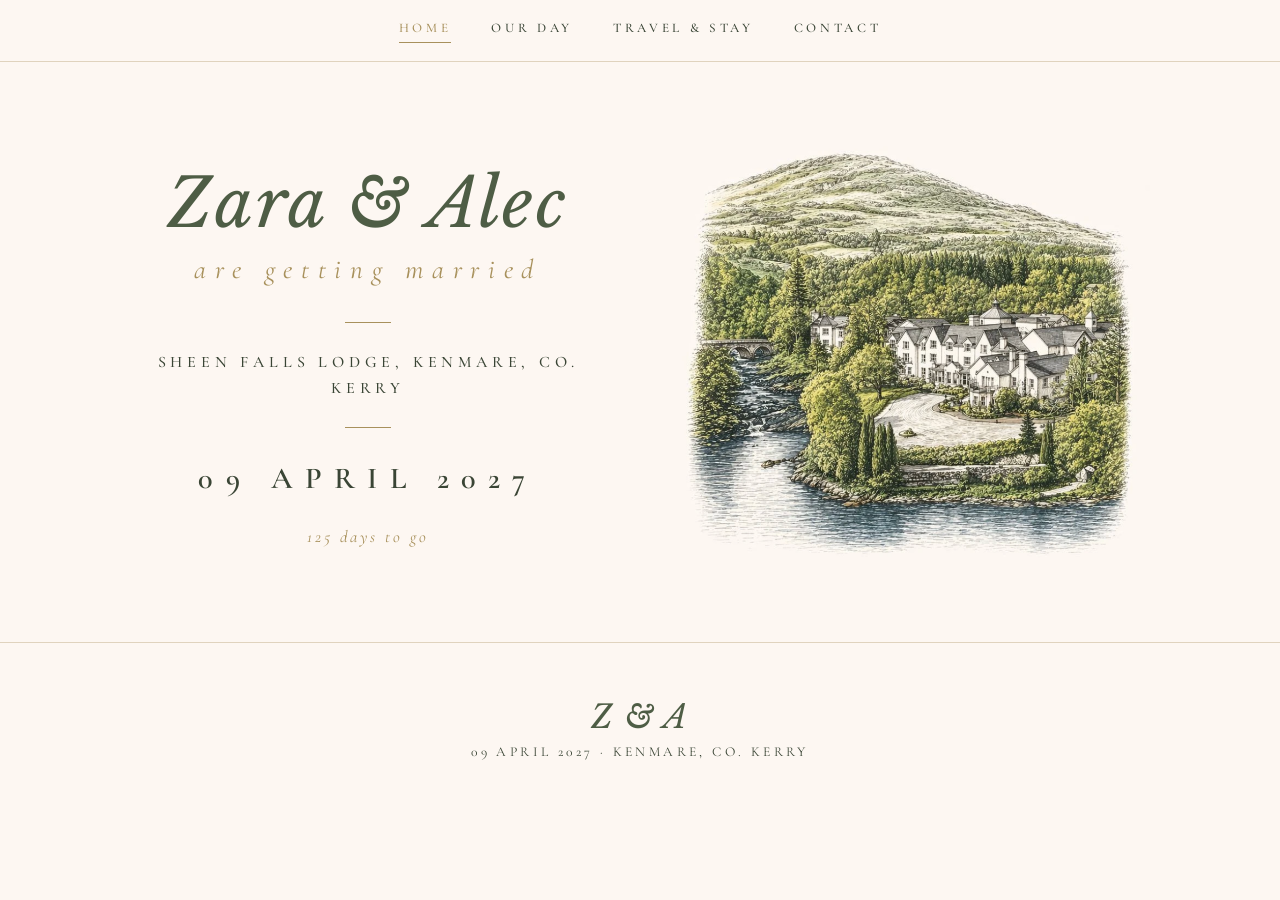
<file: index.html>
<!DOCTYPE html>
<html lang="en-GB">
<head>
  <meta charset="UTF-8">
  <meta name="viewport" content="width=device-width, initial-scale=1.0">
  <title>Zara &amp; Alec — 09 April 2027 — Sheen Falls Lodge</title>
  <meta name="description" content="Zara and Alec are getting married at Sheen Falls Lodge, Kenmare, Co. Kerry on 09 April 2027.">
  <link rel="preconnect" href="https://fonts.googleapis.com">
  <link rel="preconnect" href="https://fonts.gstatic.com" crossorigin>
  <link href="https://fonts.googleapis.com/css2?family=Cormorant+Garamond:ital,wght@0,400;0,500;0,600;1,400;1,500&family=Libre+Baskerville:ital,wght@0,400;0,700;1,400&family=Lora:ital,wght@1,500;1,600&display=swap" rel="stylesheet">
  <link rel="icon" href="assets/favicon.svg" type="image/svg+xml">
  <link rel="icon" href="assets/favicon-32.png" type="image/png" sizes="32x32">
  <link rel="apple-touch-icon" href="assets/apple-touch-icon.png">
  <link rel="stylesheet" href="css/styles.css">
</head>
<body>

  <nav class="site-nav">
    <a href="index.html" class="active">Home</a>
    <a href="our-day.html">Our Day</a>
    <a href="travel.html">Travel &amp; Stay</a>
    <a href="contact.html">Contact</a>
  </nav>

  <header class="hero">
    <div class="hero-split">
      <div class="hero-copy">
        <h1 class="names">Zara &amp; Alec</h1>
        <p class="subline">are getting married</p>
        <div class="rule" aria-hidden="true"></div>
        <p class="venue-line">Sheen Falls Lodge, Kenmare, Co. Kerry</p>
        <div class="rule" aria-hidden="true"></div>
        <p class="date-line">09 April 2027</p>
        <p class="countdown" id="countdown" aria-live="polite"></p>
      </div>
      <div class="hero-art">
        <img src="assets/save-the-date-artwork.png"
             alt="An illustration of Sheen Falls Lodge beside the Sheen River, with wooded hills rising behind it">
      </div>
    </div>
  </header>

  <footer class="site-footer">
    <p class="names small">Z &amp; A</p>
    <p>09 April 2027 · Kenmare, Co. Kerry</p>
  </footer>

  <script src="js/main.js"></script>
  <script data-goatcounter="https://alecb7.goatcounter.com/count" async src="//gc.zgo.at/count.js"></script>
</body>
</html>
</file>
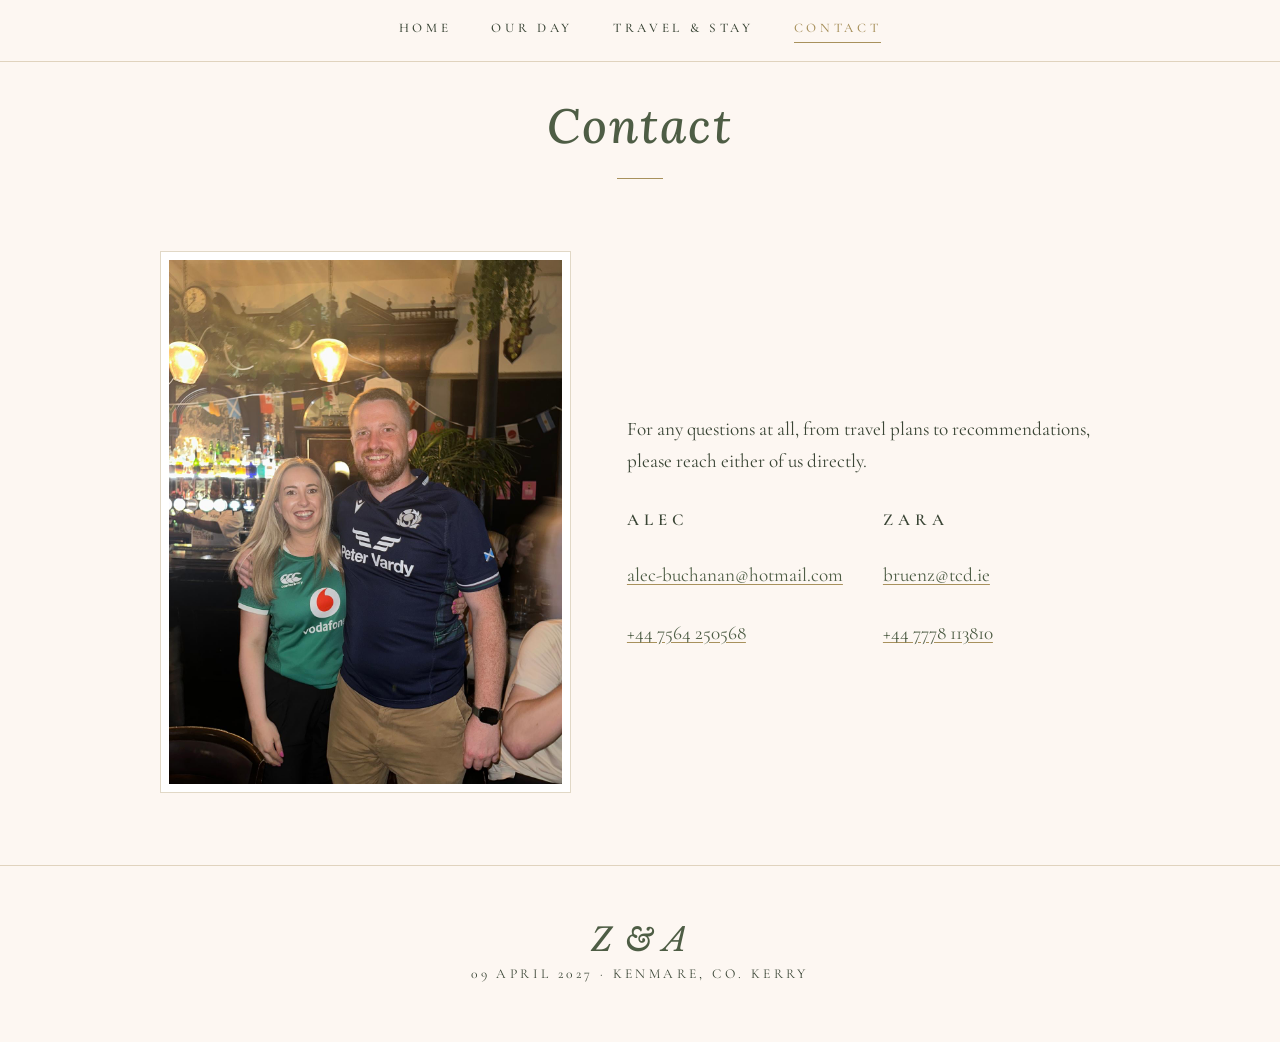
<file: contact.html>
<!DOCTYPE html>
<html lang="en-GB">
<head>
  <meta charset="UTF-8">
  <meta name="viewport" content="width=device-width, initial-scale=1.0">
  <title>Contact — Zara &amp; Alec</title>
  <link rel="preconnect" href="https://fonts.googleapis.com">
  <link rel="preconnect" href="https://fonts.gstatic.com" crossorigin>
  <link href="https://fonts.googleapis.com/css2?family=Cormorant+Garamond:ital,wght@0,400;0,500;0,600;1,400;1,500&family=Libre+Baskerville:ital,wght@0,400;0,700;1,400&family=Lora:ital,wght@1,500;1,600&display=swap" rel="stylesheet">
  <link rel="icon" href="assets/favicon.svg" type="image/svg+xml">
  <link rel="icon" href="assets/favicon-32.png" type="image/png" sizes="32x32">
  <link rel="apple-touch-icon" href="assets/apple-touch-icon.png">
  <link rel="stylesheet" href="css/styles.css">
</head>
<body>

  <nav class="site-nav">
    <a href="index.html">Home</a>
    <a href="our-day.html">Our Day</a>
    <a href="travel.html">Travel &amp; Stay</a>
    <a href="contact.html" class="active">Contact</a>
  </nav>

  <header class="page-head">
    <h1>Contact</h1>
  </header>

  <main>
    <section class="section">
      <div class="media-row">
        <figure class="media-photo">
          <img src="assets/photos/rugby-day.jpg" alt="Zara in an Ireland rugby shirt and Alec in a Scotland one, in a pub">
        </figure>
        <div class="media-text">
          <p>
            For any questions at all, from travel plans to recommendations,
            please reach either of us directly.
          </p>
          <div class="contacts">
            <div class="contact-card">
              <h3>Alec</h3>
              <p><a class="inline-link" href="mailto:alec-buchanan@hotmail.com">alec-buchanan@hotmail.com</a></p>
              <p><a class="inline-link" href="tel:+447564250568">+44 7564 250568</a></p>
            </div>
            <div class="contact-card">
              <h3>Zara</h3>
              <p><a class="inline-link" href="mailto:bruenz@tcd.ie">bruenz@tcd.ie</a></p>
              <p><a class="inline-link" href="tel:+447778113810">+44 7778 113810</a></p>
            </div>
          </div>
        </div>
      </div>
    </section>
  </main>

  <footer class="site-footer">
    <p class="names small">Z <span class="amp">&amp;</span> A</p>
    <p>09 April 2027 · Kenmare, Co. Kerry</p>
  </footer>

  <script src="js/main.js"></script>
  <script data-goatcounter="https://alecb7.goatcounter.com/count" async src="//gc.zgo.at/count.js"></script>
</body>
</html>
</file>
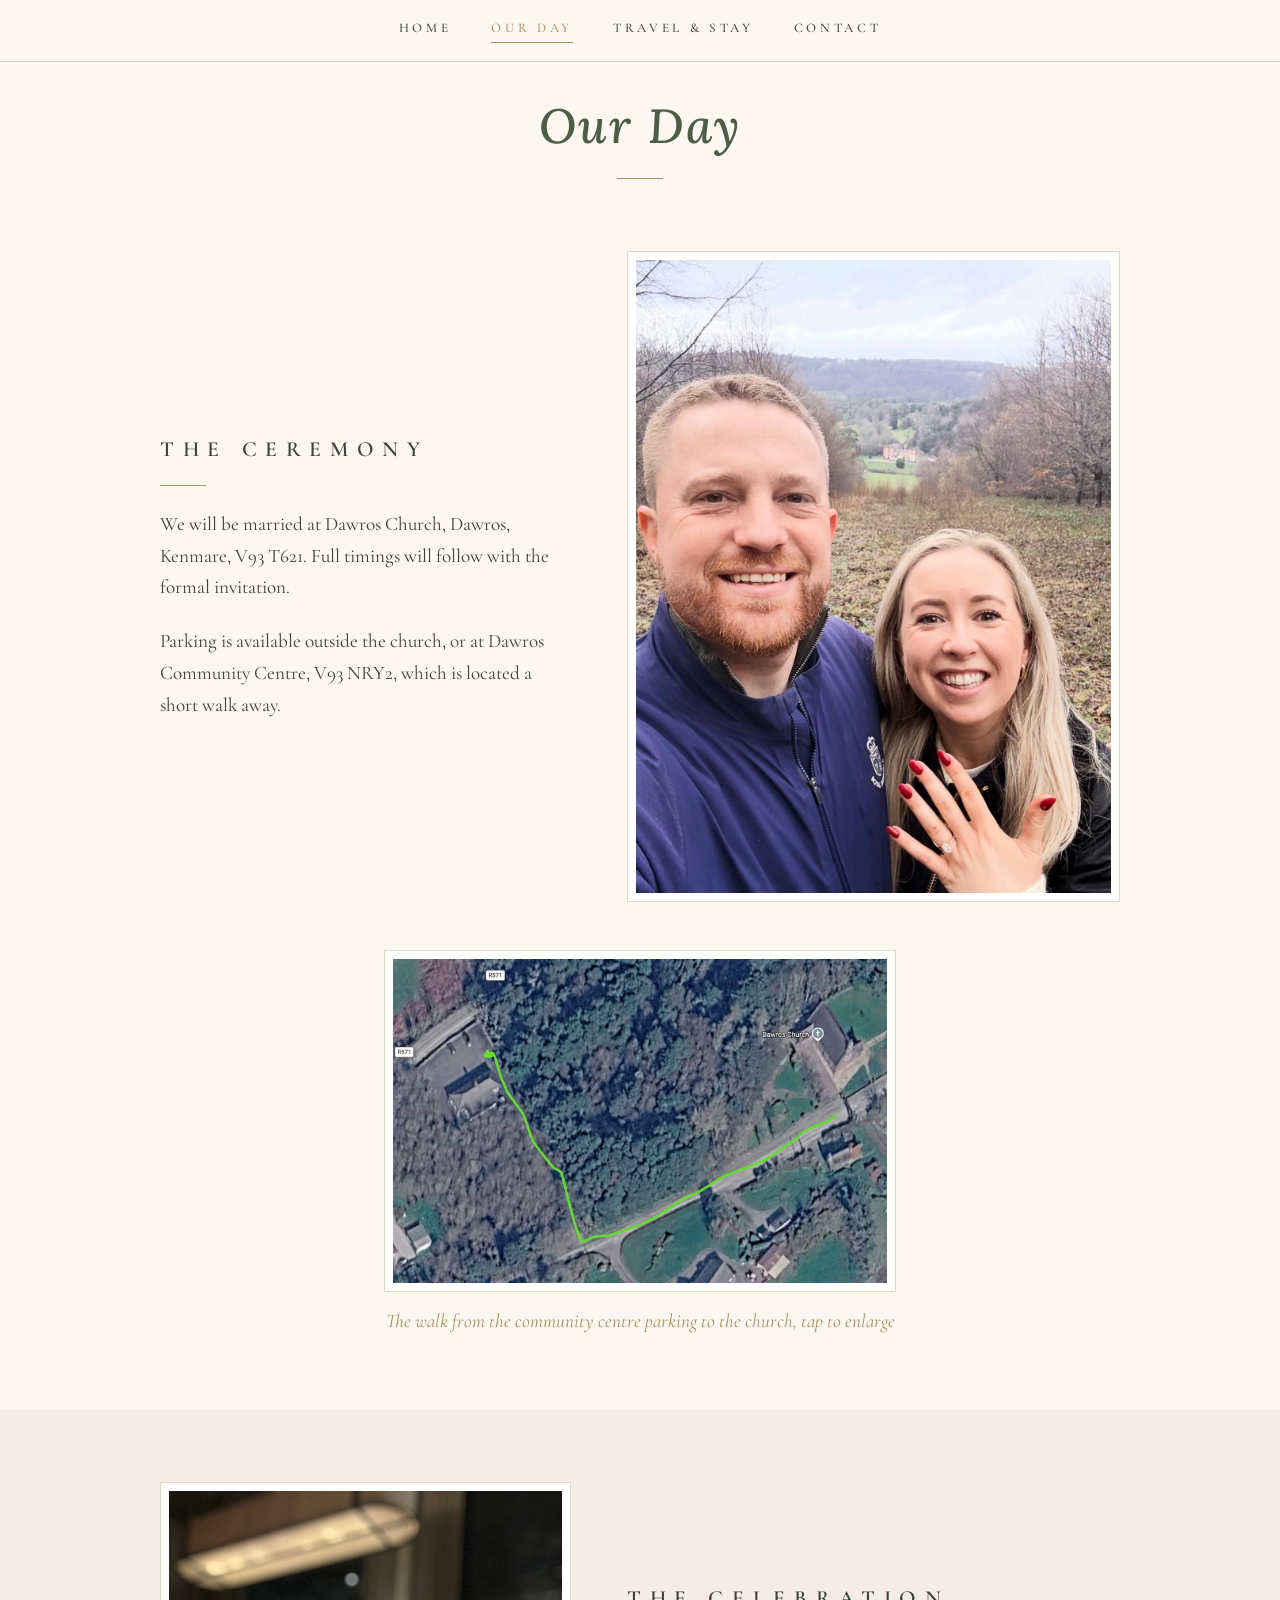
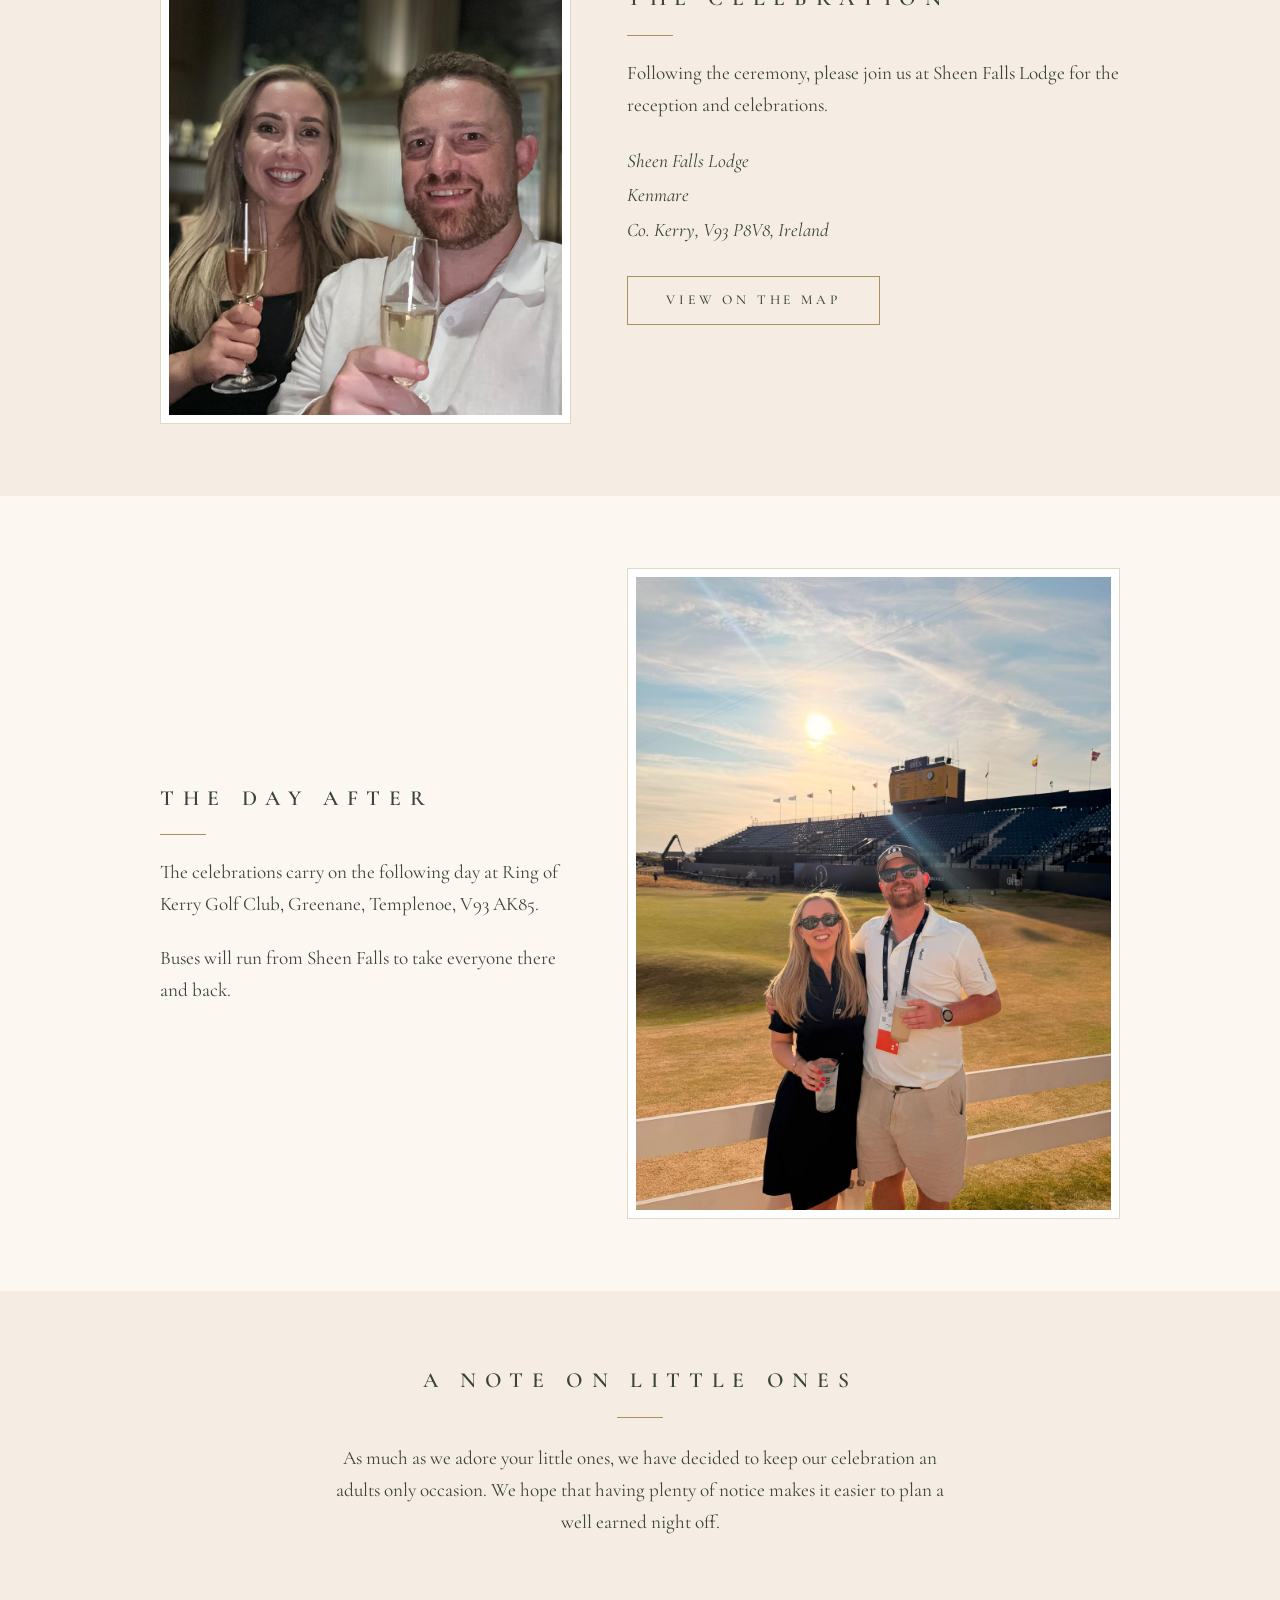
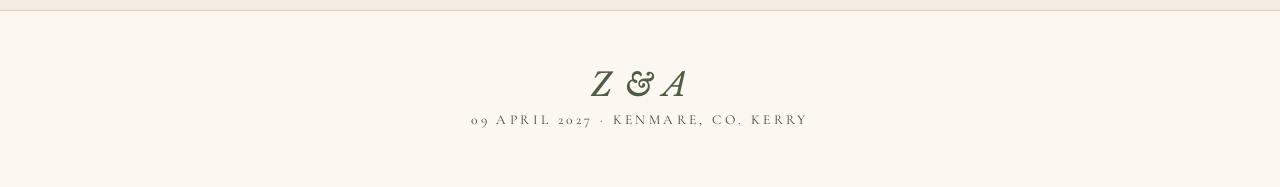
<file: our-day.html>
<!DOCTYPE html>
<html lang="en-GB">
<head>
  <meta charset="UTF-8">
  <meta name="viewport" content="width=device-width, initial-scale=1.0">
  <title>Our Day — Zara &amp; Alec</title>
  <link rel="preconnect" href="https://fonts.googleapis.com">
  <link rel="preconnect" href="https://fonts.gstatic.com" crossorigin>
  <link href="https://fonts.googleapis.com/css2?family=Cormorant+Garamond:ital,wght@0,400;0,500;0,600;1,400;1,500&family=Libre+Baskerville:ital,wght@0,400;0,700;1,400&family=Lora:ital,wght@1,500;1,600&display=swap" rel="stylesheet">
  <link rel="icon" href="assets/favicon.svg" type="image/svg+xml">
  <link rel="icon" href="assets/favicon-32.png" type="image/png" sizes="32x32">
  <link rel="apple-touch-icon" href="assets/apple-touch-icon.png">
  <link rel="stylesheet" href="css/styles.css">
</head>
<body>

  <nav class="site-nav">
    <a href="index.html">Home</a>
    <a href="our-day.html" class="active">Our Day</a>
    <a href="travel.html">Travel &amp; Stay</a>
    <a href="contact.html">Contact</a>
  </nav>

  <header class="page-head">
    <h1>Our Day</h1>
  </header>

  <main>
    <section class="section">
      <div class="media-row flip">
        <figure class="media-photo">
          <img src="assets/photos/the-proposal.jpg" alt="Zara showing off her engagement ring on a countryside walk">
        </figure>
        <div class="media-text">
          <h2>The Ceremony</h2>
          <p>
            We will be married at Dawros Church, Dawros, Kenmare, V93 T621.
            Full timings will follow with the formal invitation.
          </p>
          <p>
            Parking is available outside the church, or at Dawros Community
            Centre, V93 NRY2, which is located a short walk away.
          </p>
        </div>
      </div>
      <figure class="map-figure">
        <a href="assets/parking-map.jpg" target="_blank" rel="noopener">
          <img src="assets/parking-map.jpg"
               alt="Satellite map showing the short walking route from Dawros Community Centre, on the R571, to Dawros Church">
        </a>
        <figcaption>The walk from the community centre parking to the church, tap to enlarge</figcaption>
      </figure>
    </section>

    <section class="section alt">
      <div class="media-row">
        <figure class="media-photo">
          <img src="assets/photos/champagne-toast.jpg" alt="Zara and Alec raising glasses of champagne">
        </figure>
        <div class="media-text">
          <h2>The Celebration</h2>
          <p>
            Following the ceremony, please join us at Sheen Falls Lodge for the
            reception and celebrations.
          </p>
          <p class="address">
            Sheen Falls Lodge<br>
            Kenmare<br>
            Co. Kerry, V93 P8V8, Ireland
          </p>
          <a class="button" href="https://maps.google.com/?q=Sheen+Falls+Lodge+Kenmare" target="_blank" rel="noopener">View on the map</a>
        </div>
      </div>
    </section>

    <section class="section">
      <div class="media-row flip">
        <figure class="media-photo">
          <img src="assets/photos/the-open-birkdale.jpg" alt="Zara and Alec at the golf, drinks in hand in the evening sun">
        </figure>
        <div class="media-text">
          <h2>The Day After</h2>
          <p>
            The celebrations carry on the following day at Ring of Kerry Golf
            Club, Greenane, Templenoe, V93 AK85.
          </p>
          <p>
            Buses will run from Sheen Falls to take everyone there and back.
          </p>
        </div>
      </div>
    </section>

    <section class="section alt">
      <h2>A Note on Little Ones</h2>
      <p class="section-intro">
        As much as we adore your little ones, we have decided to keep our
        celebration an adults only occasion. We hope that having plenty of
        notice makes it easier to plan a well earned night off.
      </p>
    </section>
  </main>

  <footer class="site-footer">
    <p class="names small">Z <span class="amp">&amp;</span> A</p>
    <p>09 April 2027 · Kenmare, Co. Kerry</p>
  </footer>

  <script src="js/main.js"></script>
  <script data-goatcounter="https://alecb7.goatcounter.com/count" async src="//gc.zgo.at/count.js"></script>
</body>
</html>
</file>
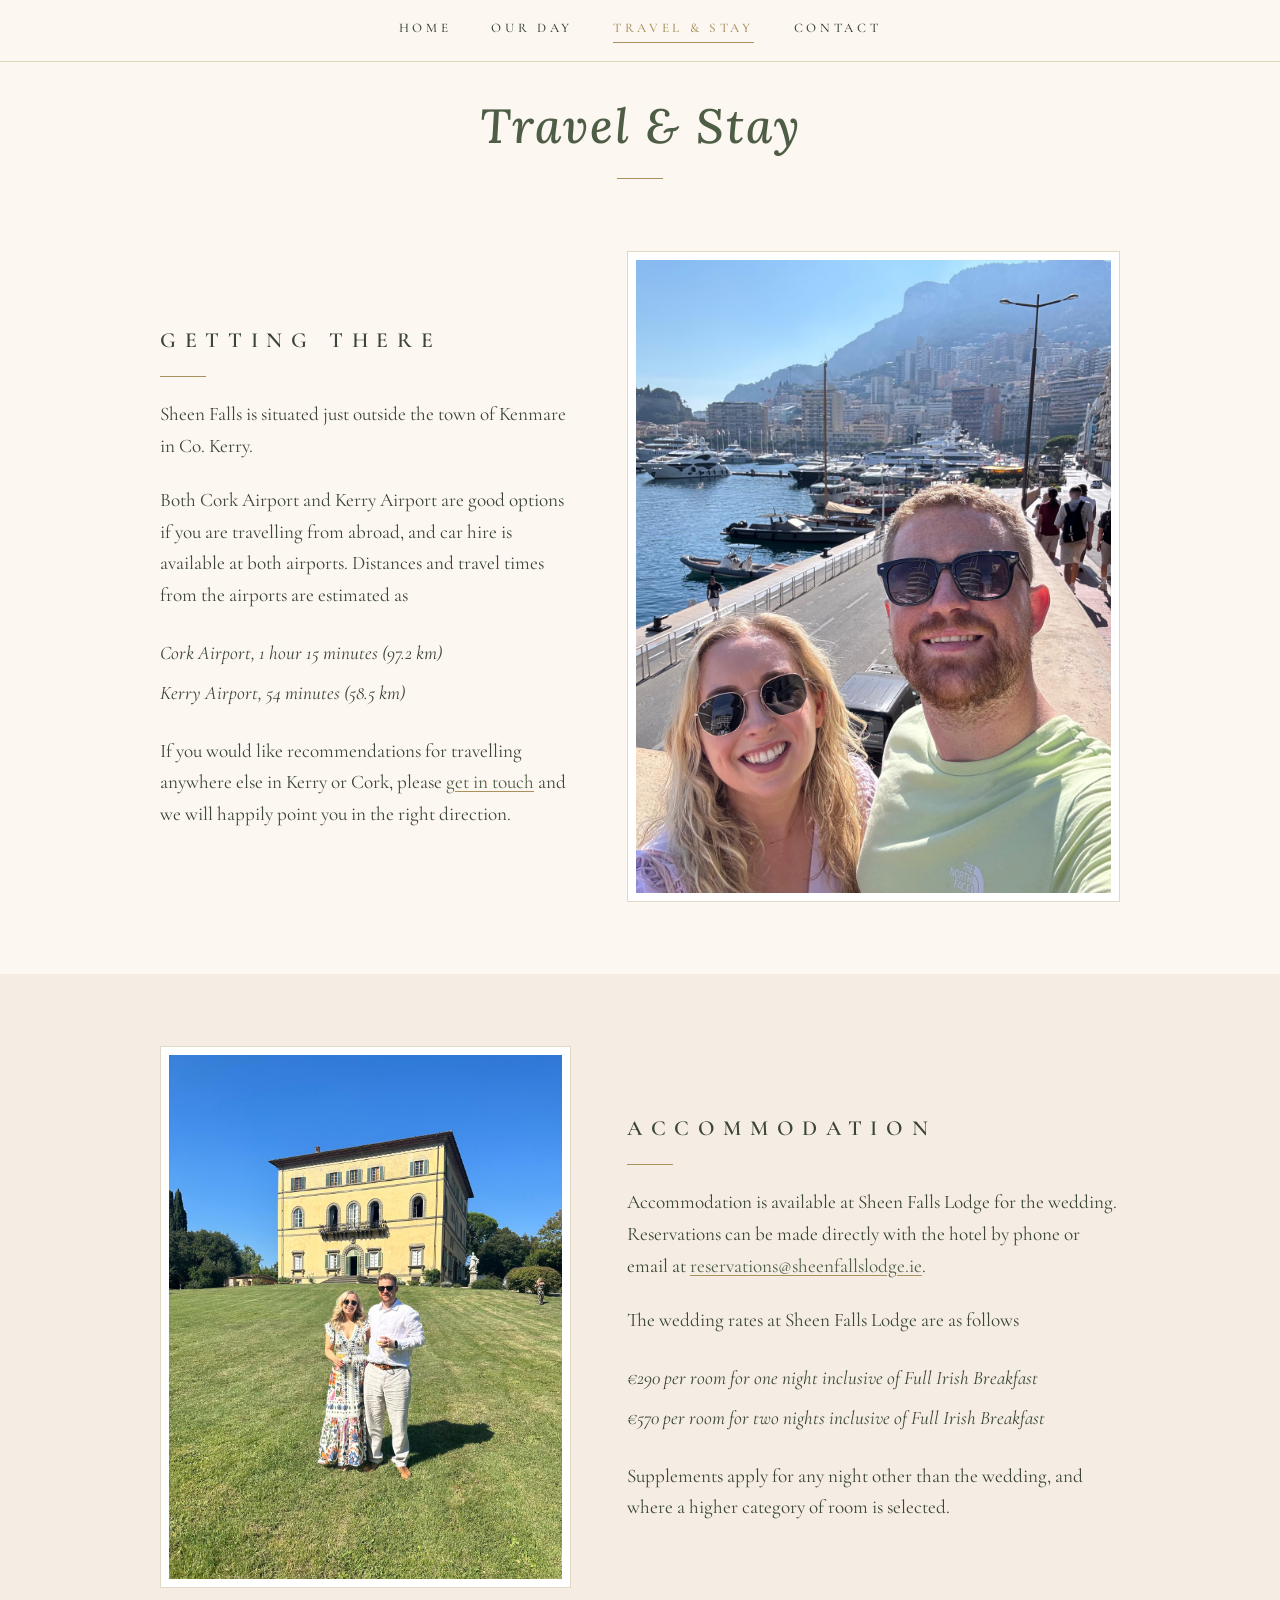
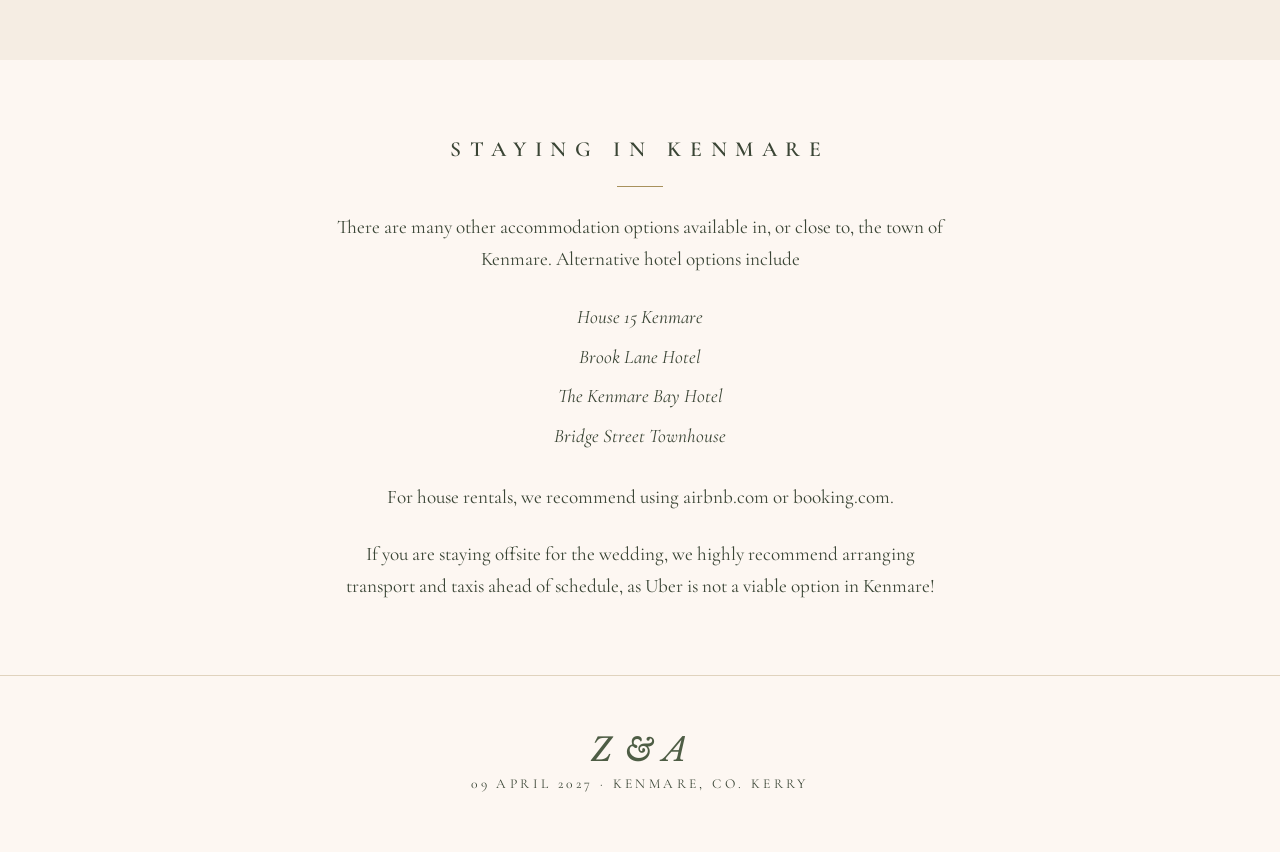
<file: travel.html>
<!DOCTYPE html>
<html lang="en-GB">
<head>
  <meta charset="UTF-8">
  <meta name="viewport" content="width=device-width, initial-scale=1.0">
  <title>Travel &amp; Stay — Zara &amp; Alec</title>
  <link rel="preconnect" href="https://fonts.googleapis.com">
  <link rel="preconnect" href="https://fonts.gstatic.com" crossorigin>
  <link href="https://fonts.googleapis.com/css2?family=Cormorant+Garamond:ital,wght@0,400;0,500;0,600;1,400;1,500&family=Libre+Baskerville:ital,wght@0,400;0,700;1,400&family=Lora:ital,wght@1,500;1,600&display=swap" rel="stylesheet">
  <link rel="icon" href="assets/favicon.svg" type="image/svg+xml">
  <link rel="icon" href="assets/favicon-32.png" type="image/png" sizes="32x32">
  <link rel="apple-touch-icon" href="assets/apple-touch-icon.png">
  <link rel="stylesheet" href="css/styles.css">
</head>
<body>

  <nav class="site-nav">
    <a href="index.html">Home</a>
    <a href="our-day.html">Our Day</a>
    <a href="travel.html" class="active">Travel &amp; Stay</a>
    <a href="contact.html">Contact</a>
  </nav>

  <header class="page-head">
    <h1>Travel &amp; Stay</h1>
  </header>

  <main>
    <section class="section">
      <div class="media-row flip">
        <figure class="media-photo">
          <img src="assets/photos/monaco-harbour.jpg" alt="Zara and Alec on their travels, by a sunny harbour">
        </figure>
        <div class="media-text">
          <h2>Getting There</h2>
          <p>
            Sheen Falls is situated just outside the town of Kenmare in Co. Kerry.
          </p>
          <p>
            Both Cork Airport and Kerry Airport are good options if you are
            travelling from abroad, and car hire is available at both airports.
            Distances and travel times from the airports are estimated as
          </p>
          <ul class="plain-list">
            <li>Cork Airport, 1 hour 15 minutes (97.2 km)</li>
            <li>Kerry Airport, 54 minutes (58.5 km)</li>
          </ul>
          <p>
            If you would like recommendations for travelling anywhere else in
            Kerry or Cork, please <a class="inline-link" href="contact.html">get in touch</a>
            and we will happily point you in the right direction.
          </p>
        </div>
      </div>
    </section>

    <section class="section alt">
      <div class="media-row">
        <figure class="media-photo">
          <img src="assets/photos/tuscany-villa.jpg" alt="Zara and Alec on the lawn in front of a Tuscan villa">
        </figure>
        <div class="media-text">
          <h2>Accommodation</h2>
          <p>
            Accommodation is available at Sheen Falls Lodge for the wedding.
            Reservations can be made directly with the hotel by phone or email
            at <a class="inline-link" href="mailto:reservations@sheenfallslodge.ie">reservations@sheenfallslodge.ie</a>.
          </p>
          <p>The wedding rates at Sheen Falls Lodge are as follows</p>
          <ul class="plain-list">
            <li>€290 per room for one night inclusive of Full Irish Breakfast</li>
            <li>€570 per room for two nights inclusive of Full Irish Breakfast</li>
          </ul>
          <p>
            Supplements apply for any night other than the wedding, and where a
            higher category of room is selected.
          </p>
        </div>
      </div>
    </section>

    <section class="section">
      <h2>Staying in Kenmare</h2>
      <p class="section-intro">
        There are many other accommodation options available in, or close to,
        the town of Kenmare. Alternative hotel options include
      </p>
      <ul class="plain-list centred">
        <li>House 15 Kenmare</li>
        <li>Brook Lane Hotel</li>
        <li>The Kenmare Bay Hotel</li>
        <li>Bridge Street Townhouse</li>
      </ul>
      <p class="section-intro">
        For house rentals, we recommend using airbnb.com or booking.com.
      </p>
      <p class="section-intro">
        If you are staying offsite for the wedding, we highly recommend
        arranging transport and taxis ahead of schedule, as Uber is not a
        viable option in Kenmare!
      </p>
    </section>
  </main>

  <footer class="site-footer">
    <p class="names small">Z <span class="amp">&amp;</span> A</p>
    <p>09 April 2027 · Kenmare, Co. Kerry</p>
  </footer>

  <script src="js/main.js"></script>
  <script data-goatcounter="https://alecb7.goatcounter.com/count" async src="//gc.zgo.at/count.js"></script>
</body>
</html>
</file>
<file: css/styles.css>
:root {
  --cream: #fdf7f2;
  --cream-deep: #f5ede3;
  --ink: #3a4535;
  --forest: #4e5d45;
  --sage: #8a9a73;
  --gold: #a8915c;
  --river: #8fa9b4;
}

* {
  margin: 0;
  padding: 0;
  box-sizing: border-box;
}

html {
  scroll-behavior: smooth;
}

body {
  background: var(--cream);
  color: var(--ink);
  font-family: "Cormorant Garamond", Georgia, serif;
  font-size: 1.2rem;
  line-height: 1.65;
  -webkit-font-smoothing: antialiased;
}

/* Navigation */
.site-nav {
  position: sticky;
  top: 0;
  z-index: 10;
  display: flex;
  justify-content: center;
  gap: 2.5rem;
  padding: 1.1rem 1rem;
  background: color-mix(in srgb, var(--cream) 92%, transparent);
  backdrop-filter: blur(6px);
  border-bottom: 1px solid color-mix(in srgb, var(--gold) 35%, transparent);
}

.site-nav a {
  color: var(--ink);
  text-decoration: none;
  text-transform: uppercase;
  letter-spacing: 0.28em;
  font-size: 0.82rem;
  font-weight: 500;
}

.site-nav a:hover {
  color: var(--gold);
}

.site-nav a.active {
  color: var(--gold);
  border-bottom: 1px solid var(--gold);
  padding-bottom: 0.2rem;
}

/* Sub-page header */
.page-head {
  text-align: center;
  padding: 1.5rem 1.5rem 0;
}

.page-head h1 {
  font-family: "Lora", Georgia, serif;
  font-style: italic;
  font-weight: 500;
  font-size: clamp(2.1rem, 5.5vw, 3rem);
  letter-spacing: 0.04em;
  color: var(--forest);
}

.page-head h1::after {
  content: "";
  display: block;
  width: 46px;
  height: 1px;
  background: var(--gold);
  margin: 0.8rem auto 0;
}

/* Hero */
.hero {
  text-align: center;
  padding: 4rem 1.5rem 4.5rem;
  max-width: 1080px;
  margin: 0 auto;
}

.hero-split {
  display: grid;
  grid-template-columns: minmax(0, 1fr) minmax(0, 1fr);
  align-items: center;
  gap: 3.5rem;
}

.hero-art img {
  width: 100%;
  max-width: 520px;
  height: auto;
  display: block;
  margin: 0 auto;
}

@media (max-width: 760px) {
  .hero-split {
    grid-template-columns: 1fr;
    gap: 2.5rem;
  }

  .hero-art {
    order: -1;
  }
}

.names {
  font-family: "Libre Baskerville", Georgia, serif;
  font-style: italic;
  font-weight: 400;
  font-size: clamp(2.6rem, 7vw, 4.2rem);
  letter-spacing: 0.04em;
  color: var(--forest);
  margin: 1.2rem 0 0.4rem;
  line-height: 1.15;
}

.names.small {
  font-size: 2rem;
  margin: 0 0 0.3rem;
}

.subline {
  font-style: italic;
  letter-spacing: 0.32em;
  color: var(--gold);
  font-size: clamp(1.4rem, 3vw, 1.7rem);
  margin-bottom: 1.8rem;
}

.rule {
  width: 46px;
  height: 1px;
  background: var(--gold);
  margin: 1.6rem auto;
}

.venue-line {
  text-transform: uppercase;
  letter-spacing: 0.3em;
  font-size: 1rem;
  font-weight: 500;
}

.date-line {
  text-transform: uppercase;
  letter-spacing: 0.4em;
  font-size: clamp(1.4rem, 4vw, 1.9rem);
  font-weight: 600;
}

.countdown {
  font-style: italic;
  color: var(--gold);
  letter-spacing: 0.18em;
  margin-top: 1.2rem;
  font-size: 1.05rem;
}

/* Sections */
.section {
  padding: 4.5rem 1.5rem;
  text-align: center;
}

.section.alt {
  background: var(--cream-deep);
}

.section h2 {
  text-transform: uppercase;
  letter-spacing: 0.4em;
  font-size: 1.35rem;
  font-weight: 600;
  margin-bottom: 0.6rem;
}

.section h2::after {
  content: "";
  display: block;
  width: 46px;
  height: 1px;
  background: var(--gold);
  margin: 1.1rem auto 0;
}

.section h3 {
  text-transform: uppercase;
  letter-spacing: 0.3em;
  font-size: 1.05rem;
  font-weight: 600;
  margin-top: 3rem;
}

.section-intro,
.address {
  max-width: 620px;
  margin: 1.6rem auto 0;
}

.inline-link {
  color: var(--forest);
  text-decoration: underline;
  text-decoration-color: var(--gold);
  text-underline-offset: 3px;
}

.inline-link:hover {
  color: var(--gold);
}

/* Contact cards */
.contacts {
  display: flex;
  justify-content: center;
  gap: 4rem;
  flex-wrap: wrap;
  margin-top: 2.4rem;
}

.contact-card h3 {
  margin-top: 0;
  margin-bottom: 0.6rem;
}

.contact-card p {
  line-height: 1.9;
}

.address {
  font-style: italic;
  line-height: 1.8;
}

/* Schedule */
.schedule {
  max-width: 560px;
  margin: 2.2rem auto 0;
}

.schedule > div {
  display: flex;
  justify-content: space-between;
  gap: 1.5rem;
  padding: 0.9rem 0;
  border-bottom: 1px solid color-mix(in srgb, var(--gold) 30%, transparent);
  text-align: left;
}

.schedule dt {
  text-transform: uppercase;
  letter-spacing: 0.2em;
  font-size: 0.92rem;
  font-weight: 600;
  white-space: nowrap;
  padding-top: 0.2rem;
}

.schedule dd {
  font-style: italic;
  text-align: right;
}

/* Buttons */
.button {
  display: inline-block;
  margin-top: 2rem;
  padding: 0.75rem 2.4rem;
  border: 1px solid var(--gold);
  color: var(--ink);
  text-decoration: none;
  text-transform: uppercase;
  letter-spacing: 0.28em;
  font-size: 0.85rem;
  font-weight: 500;
  transition: background 0.25s ease, color 0.25s ease;
}

.button:hover {
  background: var(--gold);
  color: var(--cream);
}

/* Alternating photo and text rows */
.media-row {
  display: grid;
  grid-template-columns: minmax(0, 5fr) minmax(0, 6fr);
  gap: 3.5rem;
  align-items: center;
  max-width: 960px;
  margin: 0 auto;
  text-align: left;
}

.media-row.flip .media-photo {
  order: 2;
}

.media-photo {
  margin: 0;
}

.media-photo img {
  width: 100%;
  height: auto;
  display: block;
  border: 1px solid color-mix(in srgb, var(--gold) 35%, transparent);
  padding: 8px;
  background: #fff;
  box-sizing: border-box;
}

.media-text h2 {
  text-align: left;
}

.media-text h2::after {
  margin: 1.1rem 0 0;
}

.media-text p {
  margin-top: 1.4rem;
}

.media-text .address {
  margin: 1.4rem 0 0;
  text-align: left;
}

.media-text .button {
  margin-top: 1.8rem;
}

.media-text .contacts {
  justify-content: flex-start;
  gap: 2.5rem;
  margin-top: 1.8rem;
}

/* Plain lists */
.plain-list {
  list-style: none;
  margin-top: 1.4rem;
  padding: 0;
  font-style: italic;
}

.plain-list li {
  padding: 0.25rem 0;
}

.plain-list.centred {
  max-width: 620px;
  margin: 1.4rem auto 0;
}

@media (max-width: 700px) {
  .media-row,
  .media-row.flip {
    grid-template-columns: 1fr;
    gap: 1.8rem;
    text-align: center;
  }

  .media-row.flip .media-photo {
    order: 0;
  }

  .media-text h2 {
    text-align: center;
  }

  .media-text h2::after {
    margin: 1.1rem auto 0;
  }

  .media-text .address {
    text-align: center;
  }
}

/* Map figure */
.map-figure {
  max-width: 560px;
  margin: 3rem auto 0;
  padding: 0 1.5rem;
}

.map-figure img {
  width: 100%;
  height: auto;
  display: block;
  border: 1px solid color-mix(in srgb, var(--gold) 35%, transparent);
  padding: 8px;
  background: #fff;
  box-sizing: border-box;
}

.map-figure figcaption {
  font-style: italic;
  color: var(--gold);
  margin-top: 0.9rem;
  text-align: center;
}

/* Footer */
.site-footer {
  text-align: center;
  padding: 3.5rem 1.5rem;
  border-top: 1px solid color-mix(in srgb, var(--gold) 35%, transparent);
  letter-spacing: 0.25em;
  text-transform: uppercase;
  font-size: 0.85rem;
}

@media (max-width: 600px) {
  .site-nav {
    gap: 1.2rem;
  }

  .schedule > div {
    flex-direction: column;
    gap: 0.2rem;
  }

  .schedule dd {
    text-align: left;
  }
}
</file>
